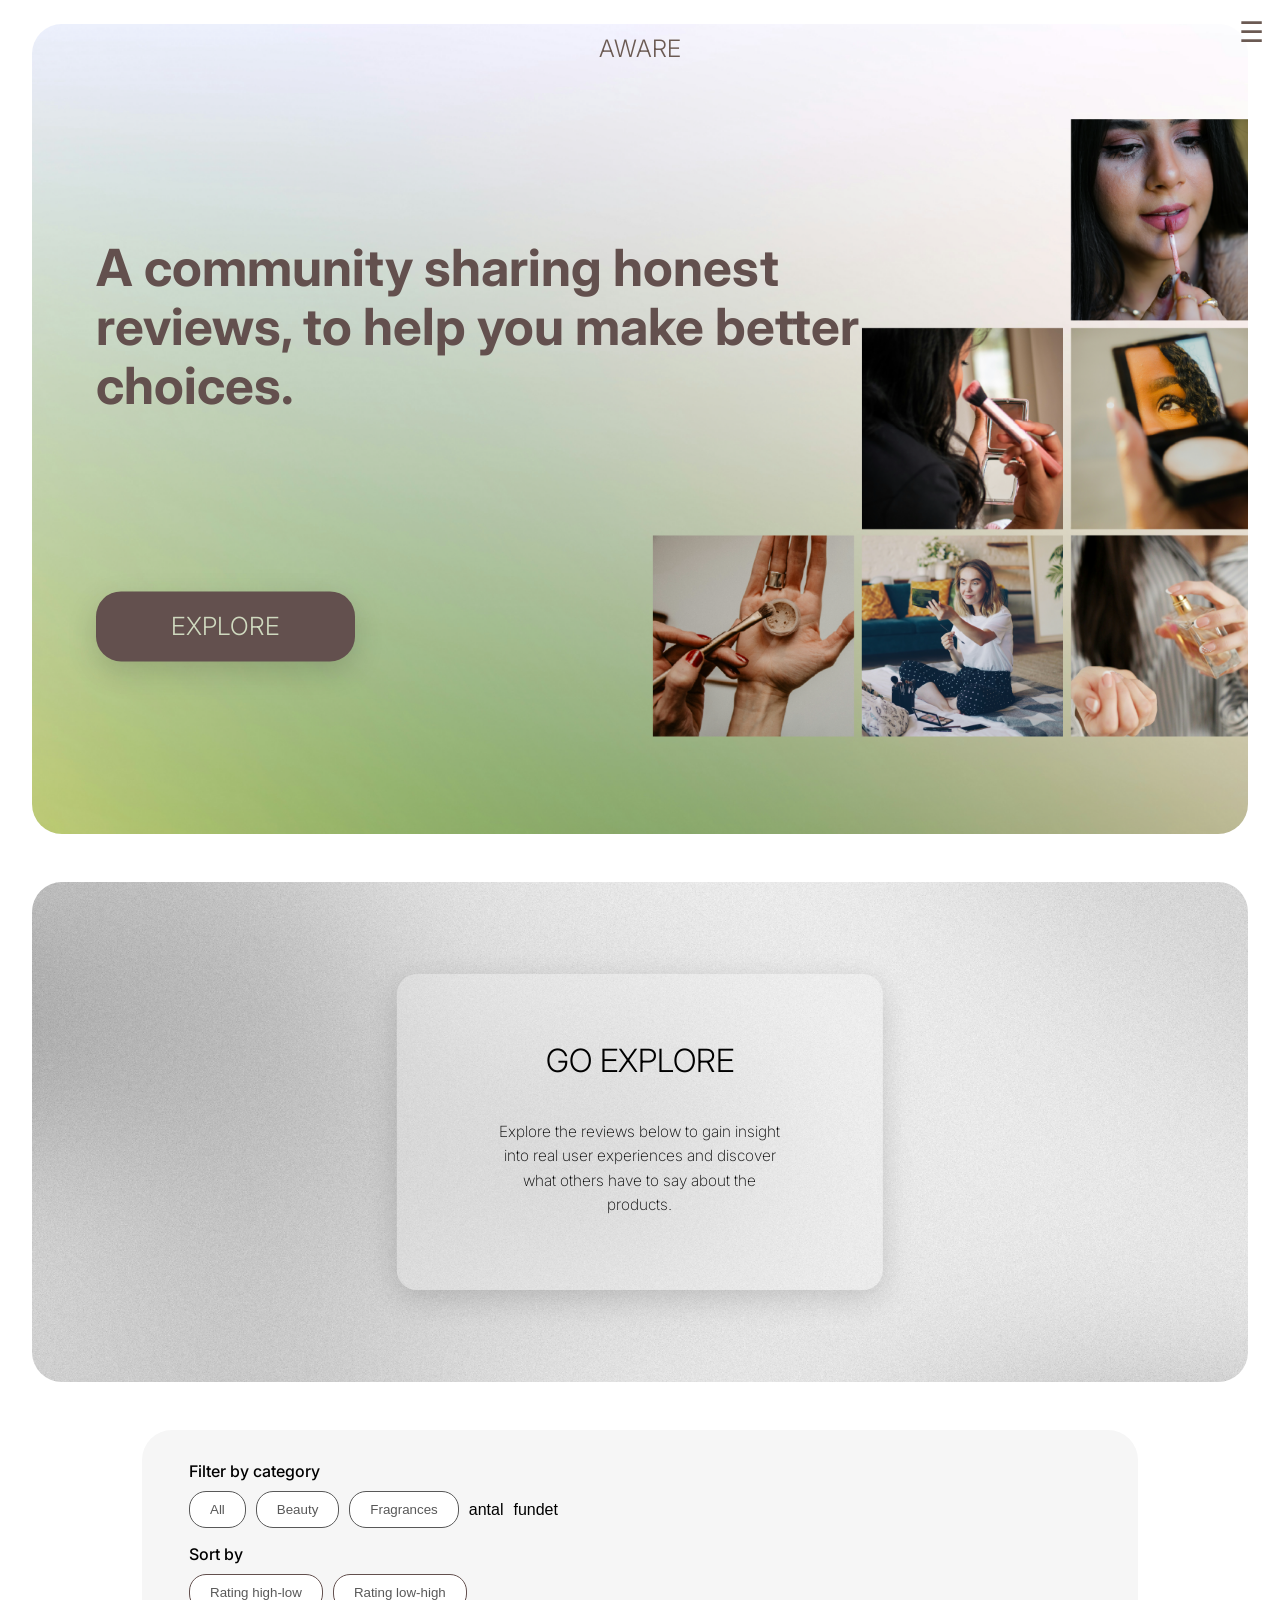
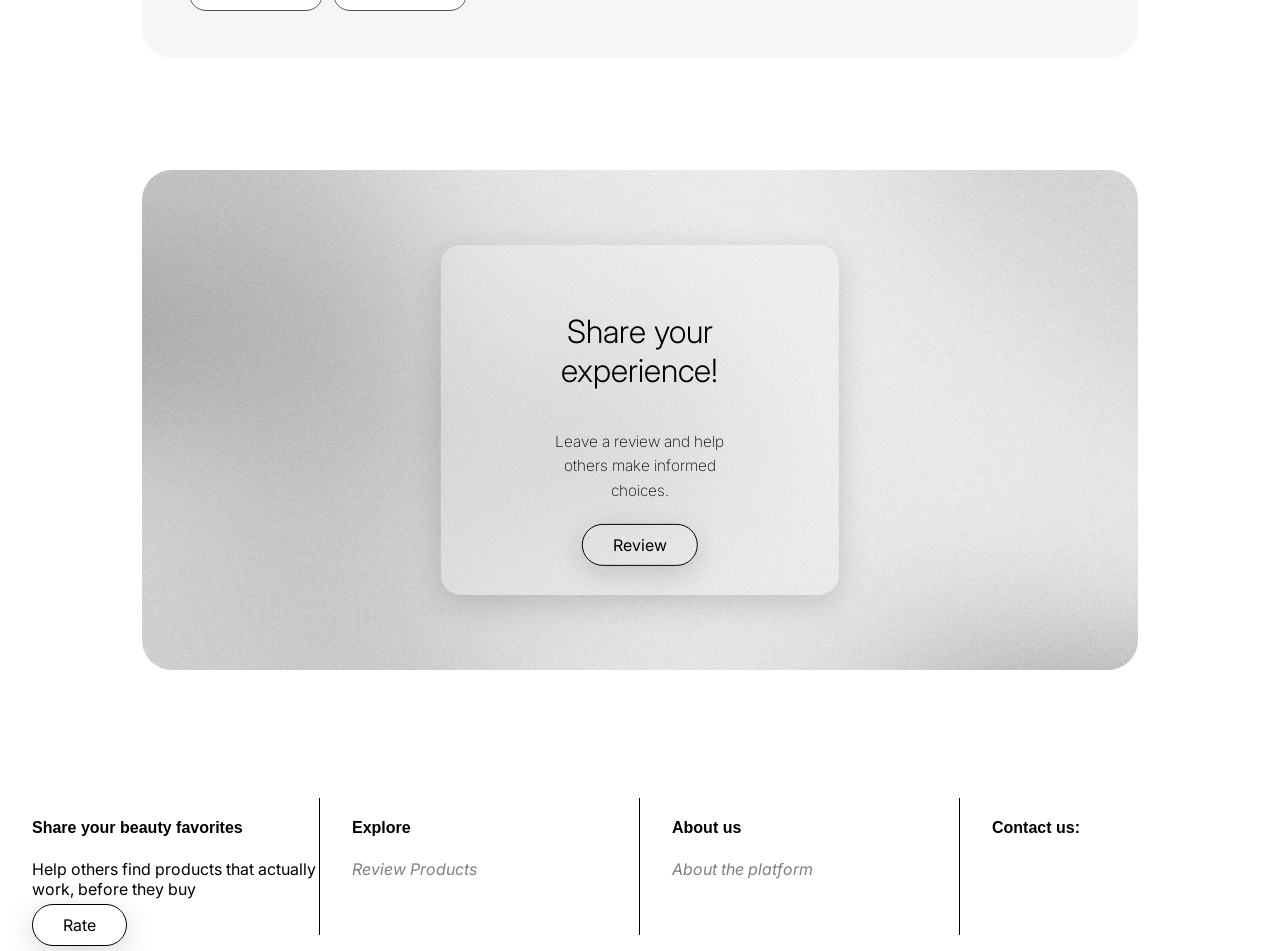
<file: index.html>
<!doctype html>
<html lang="da">
  <head>
    <meta charset="UTF-8" />
    <meta name="viewport" content="width=device-width, initial-scale=1.0" />
    <link rel="stylesheet" href="index.css" />
    <title>aware – Produkter</title>
    <link rel="preconnect" href="https://fonts.googleapis.com" />
    <link rel="preconnect" href="https://fonts.gstatic.com" crossorigin />
    <link href="https://fonts.googleapis.com/css2?family=Inter:ital,opsz,wght@0,14..32,100..900;1,14..32,100..900&display=swap" rel="stylesheet" />
    <meta name="robots" content="noindex, nofollow" />
  </head>

  <body>
    <section class="hero">
      <picture class="hero-billede">
        <source srcset="img/hero_mobil.webp" media="(max-width: 600px)" />
        <img src="img/hero.webp" alt="Hero billede" />
      </picture>

      <header>
        <h1>AWARE</h1>
        <button class="burger">☰</button>
      </header>

      <nav class="menu">
        <a href="index.html">Home</a>
        <a href="#explore">Products</a>
        <a href="review.html">Review product</a>
        <a href="about.html">About</a>
      </nav>

      <div class="hero-indhold">
        <h2>A community sharing honest reviews, to help you make better choices.</h2>
        <a class="explore" href="#explore">EXPLORE</a>
      </div>
    </section>

    <section class="about" id="explore">
      <div class="about_indhold">
        <h2>GO EXPLORE</h2>
        <p>Explore the reviews below to gain insight into real user experiences and discover what others have to say about the products.</p>
      </div>
      <img src="img/lighter_gradient.jpg" alt="brun_gradient" />
    </section>

    <main>
      <div class="filter_boks">
        <p class="filter">Filter by category</p>

        <nav id="filter">
          <button>All</button>
          <button>Beauty</button>
          <button>Fragrances</button>
          <span id="visantal">antal</span> fundet
        </nav>

        <p class="filter">Sort by</p>

        <nav id="sortering">
          <button>Rating high-low</button>
          <button>Rating low-high</button>
        </nav>
      </div>

      <section id="produktliste" class="produktliste"></section>

      <section class="about">
        <div class="about_indhold">
          <h2>Share your experience!</h2>
          <p>Leave a review and help others make informed choices.</p>
          <a class="about_button" href="review.html">Review</a>
        </div>
        <img src="img/lighter_gradient.jpg" alt="brun_gradient" />
      </section>
    </main>
    <footer class="footer_grid">
      <div class="footer_div">
        <h4>Share your beauty favorites</h4>
        <p>Help others find products that actually work, before they buy</p>
        <a href="review.html" class="footer_button"><span>Rate</span></a>
      </div>
      <div class="footer_div">
        <h4>Explore</h4>
        <a href="#explore">Review Products</a>
      </div>
      <div class="footer_div">
        <h4>About us</h4>
        <a href="about.html">About the platform</a>
      </div>
      <div>
        <h4>Contact us:</h4>
        <p></p>
      </div>
    </footer>

    <script src="index.js"></script>
  </body>
</html>
</file>
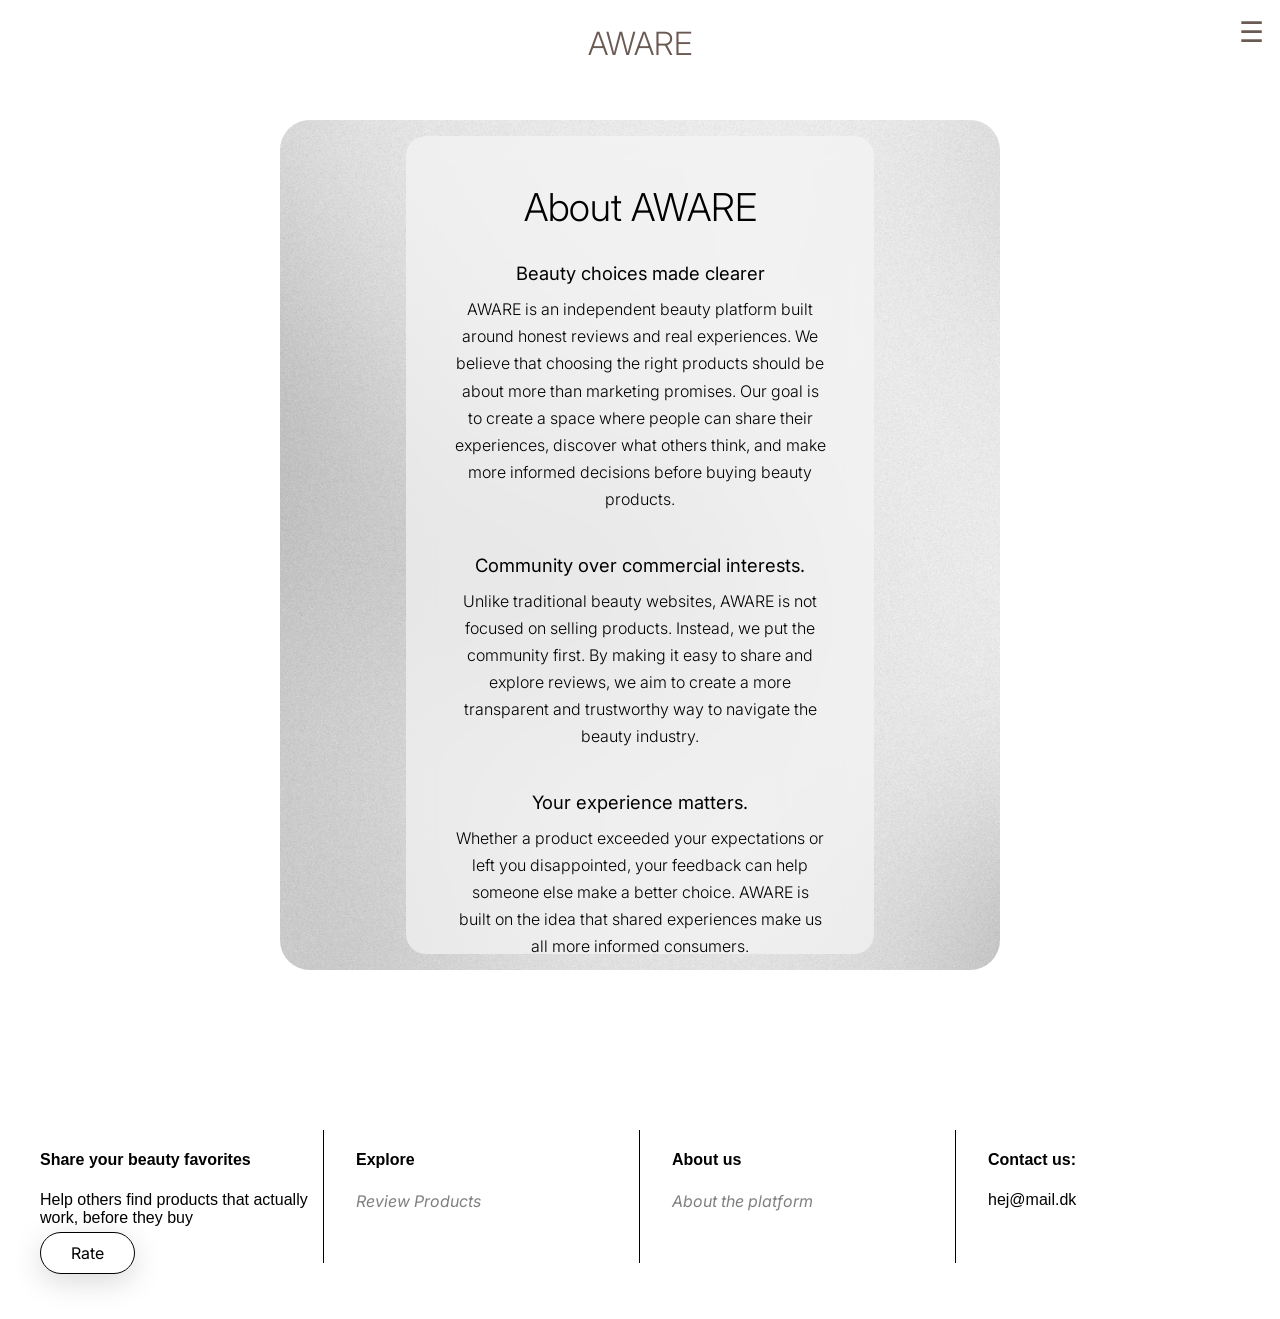
<file: about.html>
<!doctype html>
<html lang="en">
  <head>
    <meta charset="UTF-8" />
    <meta name="viewport" content="width=device-width, initial-scale=1.0" />
    <title>About</title>
    <link rel="stylesheet" href="about.css" />
    <link rel="preconnect" href="https://fonts.googleapis.com" />
    <link rel="preconnect" href="https://fonts.gstatic.com" crossorigin />
    <link href="https://fonts.googleapis.com/css2?family=Inter:ital,opsz,wght@0,14..32,100..900;1,14..32,100..900&display=swap" rel="stylesheet" />
    <meta name="robots" content="noindex, nofollow" />
  </head>

  <body>
    <header>
      <a href="index.html" class="logo">
        <h1>AWARE</h1>
      </a>
      <button class="burger">☰</button>
    </header>

    <nav class="menu">
      <a href="index.html">Home</a>
      <a href="index.html#explore">Products</a>
      <a href="review.html">Review product</a>
      <a href="about.html">About</a>
    </nav>

    <main>
      <section class="about">
        <div class="about_indhold">
          <h2>About AWARE</h2>
          <h3>Beauty choices made clearer</h3>
          <p>
            AWARE is an independent beauty platform built around honest reviews and real experiences. We believe that choosing the right products should be about more than marketing promises. Our goal is to create a space where people can share their
            experiences, discover what others think, and make more informed decisions before buying beauty products.
          </p>
          <h3>Community over commercial interests.</h3>
          <p>
            Unlike traditional beauty websites, AWARE is not focused on selling products. Instead, we put the community first. By making it easy to share and explore reviews, we aim to create a more transparent and trustworthy way to navigate the
            beauty industry.
          </p>
          <h3>Your experience matters.</h3>
          <p>Whether a product exceeded your expectations or left you disappointed, your feedback can help someone else make a better choice. AWARE is built on the idea that shared experiences make us all more informed consumers.</p>
        </div>
        <img src="img/lighter_gradient.jpg" alt="brun_gradient" />
      </section>
    </main>

    <footer class="footer_grid">
      <div class="footer_div">
        <h4>Share your beauty favorites</h4>
        <p>Help others find products that actually work, before they buy</p>
        <a href="index.html" class="footer_button"><span>Rate</span></a>
      </div>
      <div class="footer_div">
        <h4>Explore</h4>
        <a href="review.html">Review Products</a>
      </div>
      <div class="footer_div">
        <h4>About us</h4>
        <a href="about.html">About the platform</a>
      </div>
      <div>
        <h4>Contact us:</h4>
        <p>hej@mail.dk</p>
      </div>
    </footer>

    <script src="index.js"></script>
  </body>
</html>
</file>
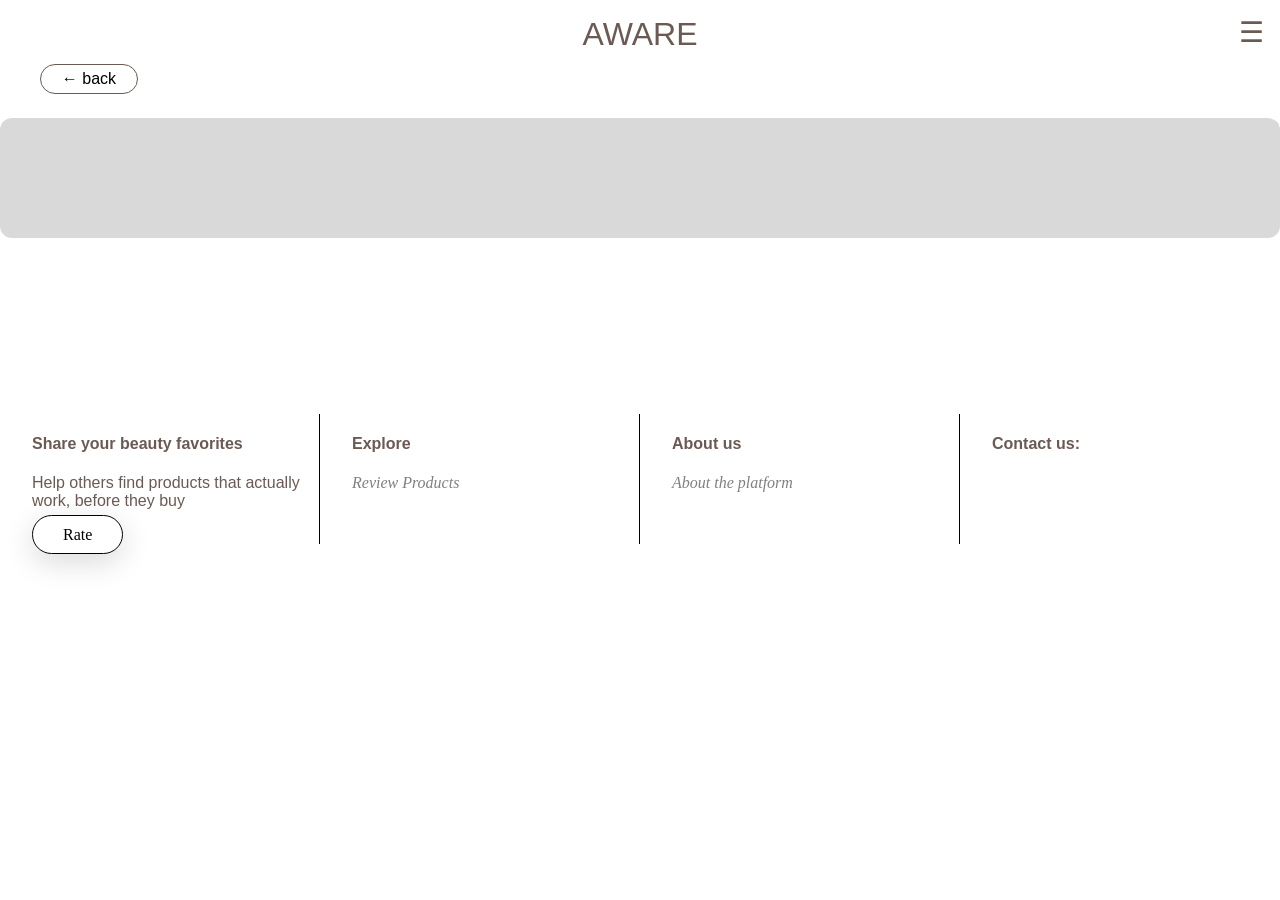
<file: productdetails.html>
<!doctype html>
<html lang="da">
  <head>
    <meta charset="UTF-8" />
    <meta name="viewport" content="width=device-width, initial-scale=1.0" />
    <title>Productdetails</title>
    <link rel="stylesheet" href="productdetails.css" />
    <meta name="robots" content="noindex, nofollow" />
  </head>
  <body>
    <header>
      <a href="index.html" class="logo">
        <h1>AWARE</h1>
      </a>
      <button class="burger">☰</button>
    </header>

    <nav class="menu">
      <a href="index.html">Home</a>
      <a href="#explore">Products</a>
      <a href="review.html">Review product</a>
      <a href="about.html">About</a>
    </nav>

    <button id="backbutton">&larr; back</button>

    <main id="product"></main>

    <footer class="footer_grid">
      <div class="footer_div">
        <h4>Share your beauty favorites</h4>
        <p>Help others find products that actually work, before they buy</p>
        <a href="index.html" class="footer_button"><span>Rate</span></a>
      </div>
      <div class="footer_div">
        <h4>Explore</h4>
        <a href="review.html">Review Products</a>
      </div>
      <div class="footer_div">
        <h4>About us</h4>
        <a href="about.html">About the platform</a>
      </div>
      <div>
        <h4>Contact us:</h4>
        <p></p>
      </div>
    </footer>
    <script src="productdetails.js"></script>
  </body>
</html>
</file>
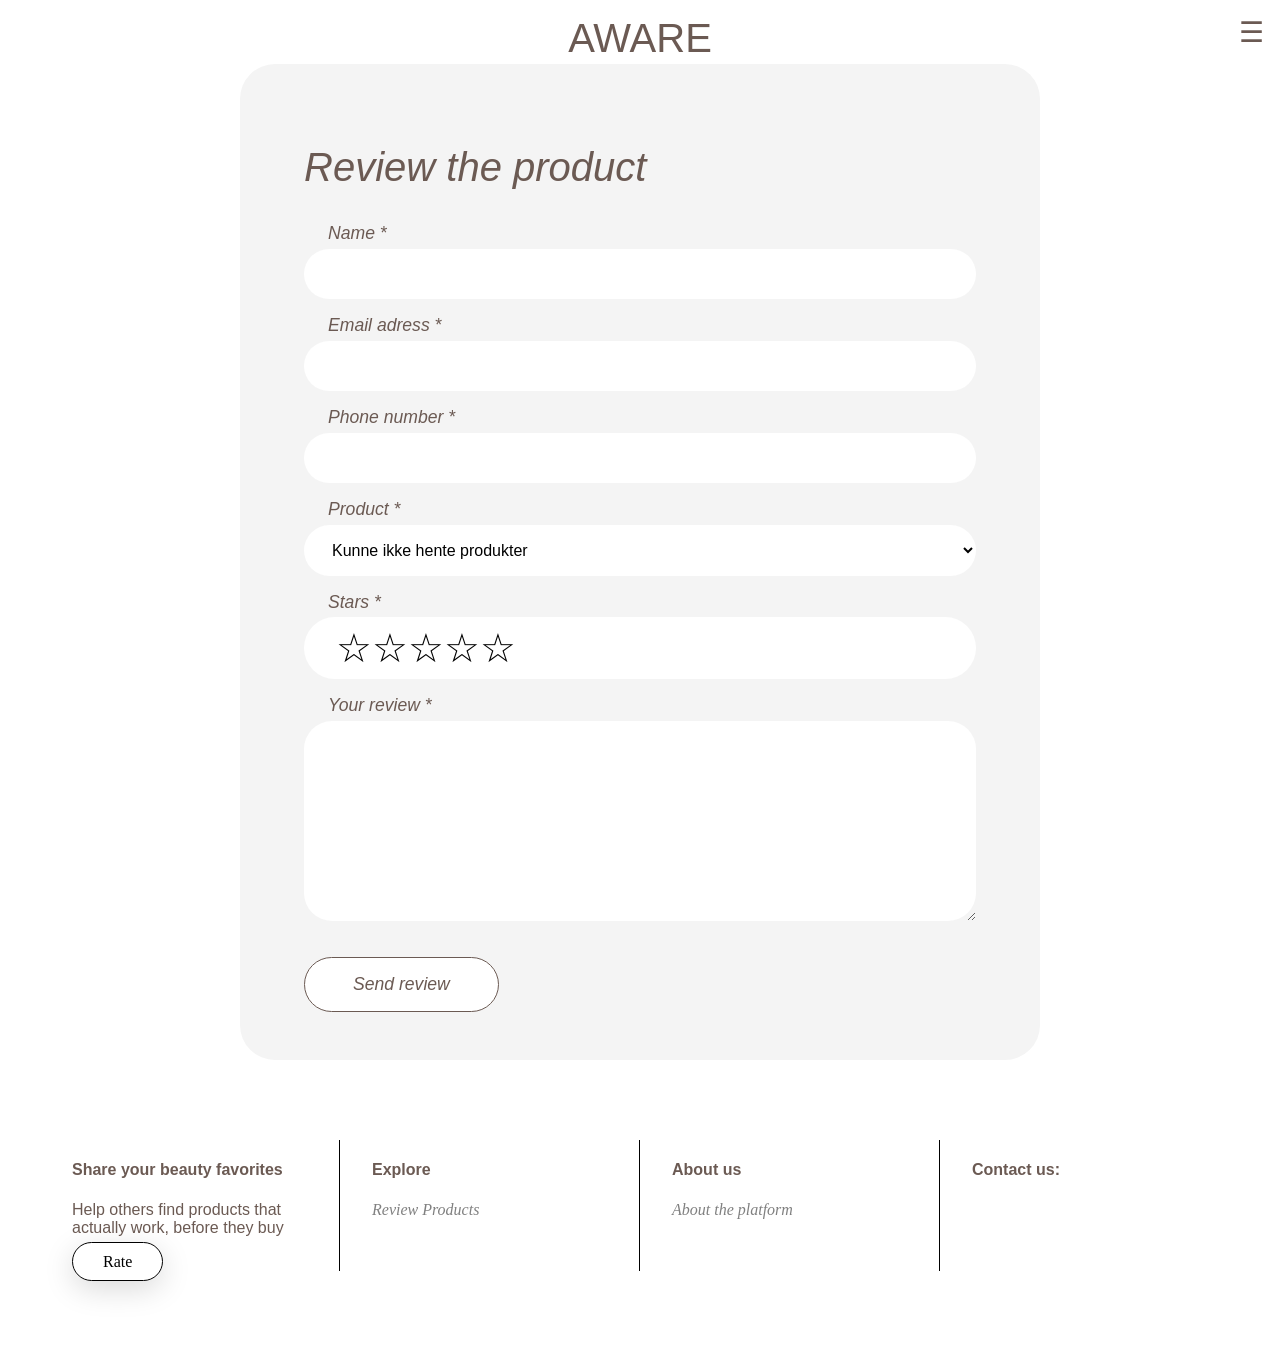
<file: review.html>
<!doctype html>
<html lang="en">
  <head>
    <meta charset="UTF-8" />
    <meta name="viewport" content="width=device-width, initial-scale=1.0" />
    <link rel="stylesheet" href="review.css" />
    <title>Review the product</title>
    <meta name="robots" content="noindex, nofollow" />
  </head>
  <body>
    <header>
      <a href="index.html" class="logo">
        <h1>AWARE</h1>
      </a>
      <button class="burger">☰</button>
    </header>

    <nav class="menu">
      <a href="index.html">Home</a>
      <a href="#explore">Products</a>
      <a href="review.html">Review product</a>
      <a href="about.html">About</a>
    </nav>

    <main>
      <form id="form">
        <h2>Review the product</h2>

        <label>Name *</label>
        <input type="text" id="name" required />

        <label>Email adress *</label>
        <input type="email" id="email" required />

        <label>Phone number *</label>
        <input type="tel" id="phone" required minlength="8" />

        <label>Product *</label>
        <select id="product" required></select>

        <label>Stars *</label>
        <div id="stars"><span>☆</span><span>☆</span><span>☆</span><span>☆</span><span>☆</span></div>

        <label>Your review *</label>
        <textarea id="review" rows="5" required></textarea>

        <button class="submit" type="submit">Send review</button>
      </form>

      <section id="tak" hidden>
        <div class="check">✓</div>
        <h2>Thanks for your review</h2>
        <p>Your experience helps others find products that actually work, before they buy.</p>

        <div class="knapper">
          <a href="index.html" class="knap primaer">Back to products</a>
          <a href="review.html" class="knap">Review another</a>
        </div>
      </section>
    </main>
    <footer class="footer_grid">
      <div class="footer_div">
        <h4>Share your beauty favorites</h4>
        <p>Help others find products that actually work, before they buy</p>
        <a href="index.html" class="footer_button"><span>Rate</span></a>
      </div>
      <div class="footer_div">
        <h4>Explore</h4>
        <a href="review.html">Review Products</a>
      </div>
      <div class="footer_div">
        <h4>About us</h4>
        <a href="about.html">About the platform</a>
      </div>
      <div>
        <h4>Contact us:</h4>
        <p></p>
      </div>
    </footer>

    <script src="review.js"></script>
  </body>
</html>
</file>
<file: index.css>
p,
h2,
h3,
a {
  font-family: "Inter";
}

h1 {
  font-family: "Inter";
  font-weight: 300;
  color: #6b5a53;
}

body {
  font-family: Arial, sans-serif;
  margin: 0;
  padding: 0;
}

/* HERO – mobil som standard */
.hero {
  position: relative;
  width: auto;
  height: 90svh;
  min-height: 500px;
  margin: 3rem 1rem 1rem;
  overflow: visible;
}

/* Billedet bag indholdet */
.hero-billede {
  position: absolute;
  inset: 0;
  z-index: 0;
  overflow: hidden;
  border-radius: 25px;
}

.hero-billede img {
  width: 100%;
  height: 100%;
  object-fit: cover;
  display: block;
}

/* Header og indhold oven på billedet */
.hero header,
.hero-indhold {
  position: relative;
  z-index: 1;
}

/* Header */
.hero header {
  background: transparent;
  padding: 1rem;
}

/* Overskrift og knap – mobil */
.hero-indhold {
  position: absolute;
  top: 50%;
  left: 1.5rem;
  right: 1.5rem;
  transform: translateY(-50%);
  z-index: 1;
  max-width: 100%;
}

.hero-indhold h2 {
  font-size: clamp(2rem, 8vw, 3rem);
  line-height: 1.15;
  margin-bottom: 2rem;
  padding-bottom: 5rem;
  color: #63504e;
}

/* Knap */
.explore {
  display: inline-block;
  padding: 14px 70px;
  background-color: #63504e;
  color: #cfd9bf;
  border-radius: 25px;
  cursor: pointer;
  text-decoration: none;
  font-size: 25px;
  font-weight: 300;
  box-shadow: 0 10px 30px rgba(0, 0, 0, 0.15);
}

.explore:hover {
  background-color: #cfd9bf;
  color: #63504e;
  border: 1px solid;
}

header {
  display: flex;
  justify-content: space-between;
  align-items: center;
  position: relative;
}

header h1 {
  position: absolute;
  left: 50%;
  transform: translateX(-50%);
  margin: 0;
}

.burger {
  position: fixed;
  top: 1rem;
  right: 1rem;
  z-index: 1003;

  margin-left: auto;
  background: none;
  border: none;
  font-size: 28px;
  cursor: pointer;
  color: #6b5a53;
  padding: 0;
}

.menu {
  display: none;
  position: fixed;
  inset: 0 0 0 auto;
  width: 100%;
  height: 100vh;
  height: 100dvh;
  box-sizing: border-box;

  flex-direction: column;
  justify-content: center;
  align-items: center;
  gap: 25px;

  padding: 80px 25px 25px;
  background: rgba(207, 217, 191, 0.75);
  backdrop-filter: blur(15px);
  -webkit-backdrop-filter: blur(15px);
  z-index: 1001;
}

.menu.active {
  display: flex;
}

.menu a {
  text-decoration: none;
  color: #63504e;
  font-family: "Inter", sans-serif;
  font-size: clamp(2rem, 8vw, 2.5rem);
  font-weight: 300;
}

.about {
  position: relative;
  margin: 2rem 1rem;
  overflow: hidden;
  border-radius: 25px;
}

.about img {
  display: block;
  width: 100%;
  height: 400px;
  object-fit: cover;
}

.about_indhold {
  position: absolute;
  top: 50%;
  left: 50%;
  transform: translate(-50%, -50%);
  z-index: 1;
  text-align: center;
  width: 85%;
  padding: 20px;
  padding-bottom: 3rem;
  box-sizing: border-box;
  background-color: rgba(246, 246, 246, 0.3);
  border-radius: 20px;
  box-shadow: 0 8px 30px rgba(0, 0, 0, 0.15);
}

.about_indhold h2 {
  font-size: clamp(1.5rem, 6vw, 2rem);
  margin-bottom: 1rem;
  padding-bottom: 1rem;
  font-weight: 300;
}

.about_indhold p {
  font-size: 1rem;
  margin-bottom: 0;
  font-weight: 200;
  padding-bottom: 2rem;
}

.about_button {
  padding: 10px 30px;
  box-shadow: 0 8px 30px rgba(0, 0, 0, 0.15);

  color: black;
  border-radius: 25px;
  cursor: pointer;
  text-decoration: none;
  border: 0.5px solid black;
}

.about_button:hover {
  background-color: black;
  color: white;
}

.filter_boks {
  background-color: #f6f6f6;
  padding: 15px;
  border-radius: 15px;
  margin: 3rem 1rem 0;
  box-sizing: border-box;
}

.filter_boks .filter {
  margin-bottom: 10px;
  color: black;
}

#filter {
  display: flex;
  gap: 10px;
  align-items: center;
  /* padding-bottom: 2rem; */
}

#filter button {
  padding: 10px 20px;
  border: 1px solid;
  background-color: white;
  color: #585858;
  border-radius: 17px;
  cursor: pointer;
}
#filter button:hover {
  background-color: #63504e;
  color: white;
}
#sortering {
  display: flex;
  gap: 10px;
  align-items: center;
  padding-bottom: 2rem;
}

#sortering button {
  padding: 10px 20px;
  border: 1px solid #63504e;
  background-color: white;
  color: #585858;
  border-radius: 17px;
  cursor: pointer;
}
#sortering button:hover {
  background-color: #63504e;
  color: white;
}

#produktliste {
  display: grid;
  grid-template-columns: repeat(auto-fit, minmax(220px, 315px));
  gap: 1rem;
  justify-content: center;
  padding: 2rem;
}

#filter,
#sortering {
  padding-left: 2rem;
  flex-wrap: wrap;
}

.filter {
  padding-left: 2rem;
  font-weight: 500;
}

.produktliste a {
  text-decoration: none;
}

.card {
  display: flex;
  flex-direction: column;
  gap: 1rem;
  background-color: #f6f6f6;
  color: black;
  padding: 1rem;
  border-radius: 5px;
  transition: transform 0.3s ease;
}

.card:hover {
  transform: translateY(-5px);
}

.card img {
  width: 100%;
  aspect-ratio: 1 / 1;
  object-fit: contain;
}

.card h2 {
  margin: 0;
  font-weight: 300;
  min-height: 2.4em;
  border-top: 0.5px solid #6b5a53;
  padding-top: 2rem;
}

.card h3 {
  font-weight: 300;
  min-height: 2.4em;
}

.card p {
  margin: 0;
  font-weight: 500;
  padding-bottom: 2rem;
}

.footer_grid {
  display: grid;
  grid-template-columns: 1fr 1fr 1fr 1fr;
  gap: 2rem;
  padding-left: 2rem;
  padding-bottom: 1rem;
  padding-top: 5rem;
}
.footer_div {
  border-right: 1px solid black;
}

footer a {
  text-decoration: none;
  color: grey;
  font-family: "Inter";
  font-style: italic;
  padding-top: 1rem;
}

.footer_button {
  padding: 10px 30px;
  box-shadow: 0 8px 30px rgba(0, 0, 0, 0.15);
  font-style: normal;
  color: black;
  border-radius: 25px;
  cursor: pointer;
  text-decoration: none;
  border: 0.5px solid black;
}

.footer_button:hover {
  background-color: black;
  color: white;
}

@media (min-width: 1200px) {
  main {
    padding: 0 110px;
  }
  #produktliste {
    grid-template-columns: repeat(4, 315px);
    justify-content: center;
  }

  /*   .menu {
    display: none;
    position: fixed;
    top: 0;
    right: 0;

    width: 40%;
    height: 100vh;
    height: 100dvh;
    box-sizing: border-box;

    flex-direction: column;
    justify-content: center;
    align-items: center;
    gap: 25px;

    padding: 80px 40px;
    border-radius: 0;

    background: rgba(207, 217, 191, 0.75);
    backdrop-filter: blur(15px);
    -webkit-backdrop-filter: blur(15px);
    z-index: 1001;
  }

  .menu.active {
    display: flex;
  }

  .menu a {
    font-size: clamp(2rem, 3vw, 2.5rem);
  } */

  .about {
    position: relative;
    width: auto;
    margin: 3rem 2rem;
    border-radius: 30px;
    overflow: hidden;
  }

  .about img {
    display: block;
    width: 100%;
    height: 500px;
    object-fit: cover;
  }

  .about_indhold {
    width: 40%;
    padding: 40px 100px;
    box-sizing: border-box;
  }

  .about_indhold h2 {
    font-size: clamp(1.6rem, 2.5vw, 2.5rem);
    padding-bottom: 1.5rem;
  }

  .about_indhold p {
    font-size: clamp(0.9rem, 1.2vw, 1.2rem);
    line-height: 1.6;
  }

  .hero-indhold {
    left: 4rem;
    right: auto;
    max-width: 800px;
  }

  .hero-indhold h2 {
    font-size: clamp(2rem, 4vw, 4rem);
    margin-bottom: 1rem;
    padding-bottom: 10rem;
  }

  .hero header {
    padding: 1.5rem 2rem;
  }

  .hero {
    margin: 1.5rem 2rem;
    height: 90svh;
    min-height: 600px;
  }

  .hero-billede {
    border-radius: 30px;
  }

  .explore {
    padding: 20px 75px;
  }

  .filter_boks {
    margin: 3rem 2rem 0;
    border-radius: 30px;
  }
}

.hero header {
  position: relative;
  z-index: 1002;
}

.burger {
  position: fixed;
  top: 1rem;
  right: 1rem;
  z-index: 1003;
}

.menu {
  z-index: 1001;
}
</file>
<file: about.css>
body {
  font-family: Arial, sans-serif;
}

.logo {
  text-decoration: none;
  color: inherit;
}

header {
  display: flex;
  justify-content: space-between;
  align-items: center;
  position: relative;
  padding: 1rem;
}

header h1 {
  position: absolute;
  left: 50%;
  transform: translateX(-50%);
  margin: 0;
  font-family: "Inter", sans-serif;
  font-weight: 300;
  color: #6b5a53;
}

.burger {
  position: fixed;
  top: 1rem;
  right: 1rem;
  z-index: 1003;

  margin-left: auto;
  background: none;
  border: none;
  font-size: 28px;
  cursor: pointer;
  color: #6b5a53;
  padding: 0;
}

.menu {
  display: none;
  position: fixed;
  inset: 0 0 0 auto;
  width: 100%;
  height: 100vh;
  height: 100dvh;
  box-sizing: border-box;

  flex-direction: column;
  justify-content: center;
  align-items: center;
  gap: 25px;

  padding: 80px 25px 25px;
  background: rgba(207, 217, 191, 0.75);
  backdrop-filter: blur(15px);
  -webkit-backdrop-filter: blur(15px);
  z-index: 1001;
}

.menu.active {
  display: flex;
}

.menu a {
  position: relative;
  text-decoration: none;
  color: #63504e;
  font-family: "Inter", sans-serif;
  font-size: clamp(2rem, 8vw, 2.5rem);
  font-weight: 300;
}

.menu a:hover {
  text-decoration: underline;
  text-decoration-thickness: 1px;
  text-underline-offset: 6px;
}

.about {
  position: relative;
  margin: 2rem 1rem;
  overflow: hidden;
  border-radius: 25px;
}

.about img {
  display: block;
  width: 100%;
  height: 850px;
  object-fit: cover;
}

.about_indhold {
  position: absolute;
  top: 50%;
  left: 50%;
  transform: translate(-50%, -50%);
  z-index: 1;

  width: 90%;
  max-width: 600px;
  max-height: calc(100% - 2rem);
  overflow-y: auto;
  padding: 1.5rem;
  box-sizing: border-box;

  text-align: center;
  background-color: rgba(246, 246, 246, 0.65);
  backdrop-filter: blur(12px);
  -webkit-backdrop-filter: blur(12px);
  border-radius: 20px;
}

.about_indhold h2 {
  font-family: "Inter", sans-serif;
  font-size: clamp(1.5rem, 6vw, 2rem);
  font-weight: 300;
  margin: 0 0 2rem;
}

.about_indhold h3 {
  font-family: "Inter", sans-serif;
  font-size: 1.05rem;
  font-weight: 400;
  margin: 0 0 0.75rem;
}

.about_indhold p {
  font-family: "Inter", sans-serif;
  font-size: 0.9rem;
  font-weight: 300;
  line-height: 1.6;
  margin: 0 0 2.5rem;
}

.about_indhold p:last-child {
  margin-bottom: 0;
}

.footer_grid {
  display: grid;
  grid-template-columns: 1fr 1fr 1fr 1fr;
  gap: 2rem;
  padding-left: 2rem;
  padding-bottom: 3rem;
  padding-top: 5rem;
}
.footer_div {
  border-right: 1px solid black;
}

footer a {
  text-decoration: none;
  color: grey;
  font-family: "Inter";
  font-style: italic;
  padding-top: 1rem;
}

.footer_button {
  padding: 10px 30px;
  box-shadow: 0 8px 30px rgba(0, 0, 0, 0.15);
  font-style: normal;
  color: black;
  border-radius: 25px;
  cursor: pointer;
  text-decoration: none;
  border: 0.5px solid black;
}

.footer_button:hover {
  background-color: black;
  color: white;
}

@media (min-width: 1200px) {
  .about {
    margin: 5rem 17rem;
    border-radius: 30px;
  }

  .about img {
    height: 850px;
  }

  .about_indhold {
    top: 50%;
    left: 50%;
    transform: translate(-50%, -50%);

    width: 65%;
    max-width: 750px;
    padding: 3rem;
    text-align: center;
  }

  .about_indhold h2 {
    font-size: clamp(2rem, 3vw, 2.8rem);
  }

  .about_indhold h3 {
    font-size: 1.15rem;
  }

  .about_indhold p {
    font-size: 1rem;
    line-height: 1.7;
  }
}
</file>
<file: productdetails.css>
header {
  display: flex;
  justify-content: space-between;
  align-items: center;
  position: relative;
  padding: 1rem;
}

header h1 {
  position: absolute;
  left: 50%;
  transform: translateX(-50%);
  margin: 0;
  font-family: "Inter", sans-serif;
  font-weight: 300;
  color: #6b5a53;
}

.burger {
  position: fixed;
  top: 1rem;
  right: 1rem;
  z-index: 1003;

  margin-left: auto;
  background: none;
  border: none;
  font-size: 28px;
  cursor: pointer;
  color: #6b5a53;
  padding: 0;
}

.menu {
  display: none;
  position: fixed;
  inset: 0 0 0 auto;
  width: 100%;
  height: 100vh;
  height: 100dvh;
  box-sizing: border-box;

  flex-direction: column;
  justify-content: center;
  align-items: center;
  gap: 25px;

  padding: 80px 25px 25px;
  background: rgba(207, 217, 191, 0.75);
  backdrop-filter: blur(15px);
  -webkit-backdrop-filter: blur(15px);
  z-index: 1001;
}

.menu.active {
  display: flex;
}

.menu a {
  position: relative;
  text-decoration: none;
  color: #63504e;
  font-family: "Inter", sans-serif;
  font-size: clamp(2rem, 8vw, 2.5rem);
  font-weight: 300;
}

.menu a:hover {
  text-decoration: underline;
  text-decoration-thickness: 1px;
  text-underline-offset: 6px;
}

#backbutton {
  padding: 10px 20px;
  border: 1px solid #63504e;
  background-color: white;
  color: black;
  border-radius: 17px;
  cursor: pointer;
}
#backbutton:hover {
  background-color: #63504e;
  color: white;
}

button:hover {
  background-color: #63504e;
  color: white;
}

.rate-btn {
  padding: 10px 20px;
  border: 1px solid #63504e;
  background-color: white;
  color: black;
  border-radius: 17px;
  cursor: pointer;
}

* {
  box-sizing: border-box;
}

:root {
  --tekst: #6b5a53;
  --oliven: #5c4d1f;
  --graa: #f4f4f4;
}

body {
  margin: 0 auto;
  padding: 0 1rem 2rem;
  max-width: 480px;
  font-family: "Inter", Arial, Helvetica, sans-serif;
  font-weight: 300;
  color: var(--tekst);
}

/* TIlbage knappen */
#backbutton {
  margin: 1.5rem 0 0 0.5rem;
  padding: 0.3rem 1.3rem;
  border: 1px solid var(--tekst);
  border-radius: 999px;
  background: white;
  color: #000;
  font: inherit;
  font-weight: 300;
  cursor: pointer;
}

/* Produkt */
.produktbillede {
  display: block;
  width: 100%;
  max-width: 300px;
  margin: 0 auto 1.5rem;
}

#product h2 {
  margin: 0 0 1.5rem;
  padding-inline: 1rem;
  line-height: 1.8;
}

.beskrivelse {
  margin: 0 0 1.5rem;
  padding-inline: 1rem;
  line-height: 1.8;
}

.review-btn {
  display: block;
  width: 75%;
  margin: 0 auto 2rem;
  padding: 0.6rem 1rem;
  border: 1.5px solid #000;
  border-radius: 999px;
  background-color: var(--graa);
  color: #000;
  font-family: inherit;
  font-size: 1.5rem;
  font-style: italic;
  font-weight: 300;
  cursor: pointer;
}

/* Anmeldelser */
.reviews-box {
  background-color: var(--graa);
  border-radius: 35px;
  padding: 1.5rem 1rem;
}

.reviews-titel {
  margin: 0;
  font-size: 1.1rem;
  color: var(--oliven);
}

.stars {
  font-size: 2rem;
  line-height: 1.2;
  padding: 1.2rem 0.3rem 0;
  border-top: 2px solid #000;
}

.review-top {
  display: grid;
  grid-template-columns: 1fr 1.4fr;
  gap: 1rem;
  margin-bottom: 0.8rem;
}

.review-top strong {
  display: block;
  font-size: 1.1rem;
  font-weight: 400;
}

.review-top span {
  display: block;
  margin-top: 0.3rem;
  font-size: 1.1rem;
}

.review-top p {
  margin: 0;
  font-size: 0.85rem;
  line-height: 1.8;
  color: #000;
  font-weight: 400;
}

.footer_grid {
  display: grid;
  grid-template-columns: 1fr 1fr 1fr 1fr;
  gap: 2rem;
  padding-left: 2rem;
  padding-bottom: 3rem;
  padding-top: 5rem;
}
.footer_div {
  border-right: 1px solid black;
}

footer a {
  text-decoration: none;
  color: grey;
  font-family: "Inter";
  font-style: italic;
  padding-top: 1rem;
}

.footer_button {
  padding: 10px 30px;
  box-shadow: 0 8px 30px rgba(0, 0, 0, 0.15);
  font-style: normal;
  color: black;
  border-radius: 25px;
  cursor: pointer;
  text-decoration: none;
  border: 0.5px solid black;
}

.footer_button:hover {
  background-color: black;
  color: white;
}

@media (min-width: 1200px) {
  body {
    max-width: none;
    padding: 0;
  }

  #backbutton {
    display: block;
    margin: 2rem 0 0 max(2.5rem, calc((100% - 1300px) / 2));
  }

  /* Grå boks */
  #product {
    display: grid;
    grid-template-columns: 1fr 1fr;
    grid-template-areas:
      "titel titel"
      "info info"
      "knap knap"
      "anm bil";
    column-gap: 4rem;
    row-gap: 0.5rem;
    align-items: stretch;
    max-width: 1300px;
    margin: 1.5rem auto 6rem;
    padding: 3rem 2.5rem;
    background-color: #d9d9d9;
    border-radius: 12px;
  }

  #product h2 {
    grid-area: titel;
    margin: 0;
    padding-inline: 1.5rem;
    font-weight: 300;
    line-height: 1.2;
  }

  .beskrivelse {
    grid-area: info;
    margin: 0 0 1.5rem;
    padding-inline: 1.5rem;
    font-size: 1.1rem;
    line-height: 1.6;
  }

  .review-btn {
    grid-area: knap;
    display: block;
    width: fit-content;
    margin: 0 0 2rem 1.5rem;
    padding: 0.5rem 2rem;
    font-size: 1rem;
  }

  .reviews-box {
    grid-area: anm;
    background-color: white;
    border-radius: 12px;
    padding: 1.5rem;
    min-height: 600px;
  }

  .reviews-titel {
    font-size: 0.9rem;
    color: #000;
  }

  .reviews-inner > .stars {
    padding: 0.3rem 0 1.5rem;
    border-top: none;
    font-size: 1.8rem;
  }

  /* Hver anmeldelse: navn/dato til venstre, stjerner + kommentar til højre  */
  .review {
    display: grid;
    grid-template-columns: 1fr 1fr;
    column-gap: 1rem;
    padding: 1.8rem 0;
  }

  .review + .review {
    border-top: 1px solid #000;
  }

  .review-top {
    display: contents;
  }

  .review-top > div {
    grid-column: 1;
    grid-row: 1 / span 2;
  }

  .review .stars {
    grid-column: 2;
    grid-row: 1;
    padding: 0;
    border-top: none;
    font-size: 1.6rem;
  }

  .review-top p {
    grid-column: 2;
    grid-row: 2;
    font-size: 0.9rem;
  }

  .review-top strong,
  .review-top span {
    font-size: 0.9rem;
  }

  /* Billede (højre) */
  .produktbillede {
    grid-area: bil;
    width: 100%;
    height: 100%;
    max-width: none;
    margin: 0;
    aspect-ratio: auto;
    object-fit: contain;
    background-color: white;
    border-radius: 12px;
  }
}
</file>
<file: review.css>
* {
  box-sizing: border-box;
}

header {
  display: flex;
  justify-content: space-between;
  align-items: center;
  position: relative;
  padding: 1rem;
}

header h1 {
  position: absolute;
  left: 50%;
  transform: translateX(-50%);
  margin: 0;
  font-family: "Inter", sans-serif;
  font-weight: 300;
  color: #6b5a53;
}

.burger {
  position: fixed;
  top: 1rem;
  right: 1rem;
  z-index: 1003;

  margin-left: auto;
  background: none;
  border: none;
  font-size: 28px;
  cursor: pointer;
  color: #6b5a53;
  padding: 0;
}

.menu {
  display: none;
  position: fixed;
  inset: 0 0 0 auto;
  width: 100%;
  height: 100vh;
  height: 100dvh;
  box-sizing: border-box;

  flex-direction: column;
  justify-content: center;
  align-items: center;
  gap: 25px;

  padding: 80px 25px 25px;
  background: rgba(207, 217, 191, 0.75);
  backdrop-filter: blur(15px);
  -webkit-backdrop-filter: blur(15px);
  z-index: 1001;
}

.menu.active {
  display: flex;
}

.menu a {
  position: relative;
  text-decoration: none;
  color: #63504e;
  font-family: "Inter", sans-serif;
  font-size: clamp(2rem, 8vw, 2.5rem);
  font-weight: 300;
}

.menu a:hover {
  text-decoration: underline;
  text-decoration-thickness: 1px;
  text-underline-offset: 6px;
}

body {
  max-width: 480px;
  margin: 0 auto;
  padding: 1rem;
  font-family: Arial, Helvetica, sans-serif;
  color: #6b5a53;
}

h1 {
  text-align: center;
  font-weight: 300;
}

form {
  padding: 2rem 1.5rem;
  background: #f4f4f4;
  border-radius: 35px;
}

h2 {
  font-style: italic;
  font-weight: 300;
}

label {
  display: block;
  margin: 1rem 0 0.3rem 1rem;
  font-style: italic;
}

input,
select,
textarea {
  width: 100%;
  padding: 0.8rem 1.2rem;
  border: none;
  border-radius: 999px;
  background: white;
  font: inherit;
}

textarea {
  border-radius: 28px;
}

#stars {
  padding: 0.3rem 1.5rem;
  background: white;
  border-radius: 999px;
  font-size: 2rem;
  cursor: pointer;
  color: #000;
}

.submit {
  margin-top: 1.5rem;
  padding: 0.8rem 2rem;
  border: 1px solid #6b5a53;
  border-radius: 999px;
  background: white;
  color: #6b5a53;
  font-style: italic;
  cursor: pointer;
}

.submit:hover {
  background: #6b5a53;
  color: white;
}

#tak {
  margin-top: 2rem;
  padding: 3rem 1.5rem;
  background: var(--graa);
  border-radius: 35px;
  text-align: center;
}

#tak[hidden] {
  display: none;
}

#tak .check {
  display: flex;
  align-items: center;
  justify-content: center;
  width: 4.5rem;
  height: 4.5rem;
  margin: 0 auto 1.5rem;
  border: 1.5px solid #6b5a53;
  border-radius: 50%;
  background: white;
  font-size: 2rem;
  color: #5c4d1f;
}

#tak h2 {
  margin: 0 0 1rem;
  font-size: 2rem;
  font-style: italic;
  font-weight: 300;
  line-height: 1.2;
  color: #000;
}

#tak p {
  max-width: 24rem;
  margin: 0 auto 2rem;
  font-size: 1rem;
  line-height: 1.7;
}

#tak .knapper {
  display: flex;
  flex-direction: column;
  align-items: center;
  gap: 0.8rem;
}

#tak .knap {
  display: block;
  width: 100%;
  max-width: 15rem;
  padding: 0.8rem 1.5rem;
  border: 1px solid #6b5a53;
  border-radius: 999px;
  background-color: white;
  color: #6b5a53;
  font-style: italic;
  text-decoration: none;
}

#tak .knap.primaer {
  background: #6b5a53;
  color: white;
}

.footer_grid {
  display: grid;
  grid-template-columns: 1fr 1fr 1fr 1fr;
  gap: 2rem;
  padding-left: 2rem;
  padding-bottom: 3rem;
  padding-top: 5rem;
}
.footer_div {
  border-right: 1px solid black;
}

footer a {
  text-decoration: none;
  color: grey;
  font-family: "Inter";
  font-style: italic;
  padding-top: 1rem;
}

.footer_button {
  padding: 10px 30px;
  box-shadow: 0 8px 30px rgba(0, 0, 0, 0.15);
  font-style: normal;
  color: black;
  border-radius: 25px;
  cursor: pointer;
  text-decoration: none;
  border: 0.5px solid black;
}

.footer_button:hover {
  background-color: black;
  color: white;
}

@media (min-width: 1200px) {
  body {
    max-width: none;
    padding: 0 2.5rem 2rem;
  }

  form {
    max-width: 800px;
    margin: 2rem auto 0;
    padding: 3rem 4rem;
  }

  h1 {
    font-size: 2.5rem;
  }

  h2 {
    font-size: 2.5rem;
  }

  label {
    font-size: 1.1rem;
    margin-left: 1.5rem;
  }

  input,
  select,
  textarea {
    padding: 1rem 1.5rem;
    font-size: 1rem;
  }

  textarea {
    min-height: 200px;
  }

  #stars {
    padding: 0.5rem 2rem;
    font-size: 2.5rem;
  }

  button[type="submit"] {
    margin-top: 2rem;
    padding: 1rem 3rem;
    font-size: 1.1rem;
  }

  #tak {
    max-width: 800px;
    margin: 2rem auto 0;
    padding: 5rem 4rem;
    border-radius: 50px;
  }

  #tak .check {
    width: 6rem;
    height: 6rem;
    font-size: 3rem;
  }

  #tak h2 {
    font-size: 3rem;
  }

  #tak p {
    max-width: 32rem;
    font-size: 1.2rem;
  }

  #tak .knapper {
    flex-direction: row;
    justify-content: center;
    gap: 1rem;
  }

  #tak .knap {
    width: auto;
    min-width: 13rem;
    max-width: none;
  }
}
</file>
